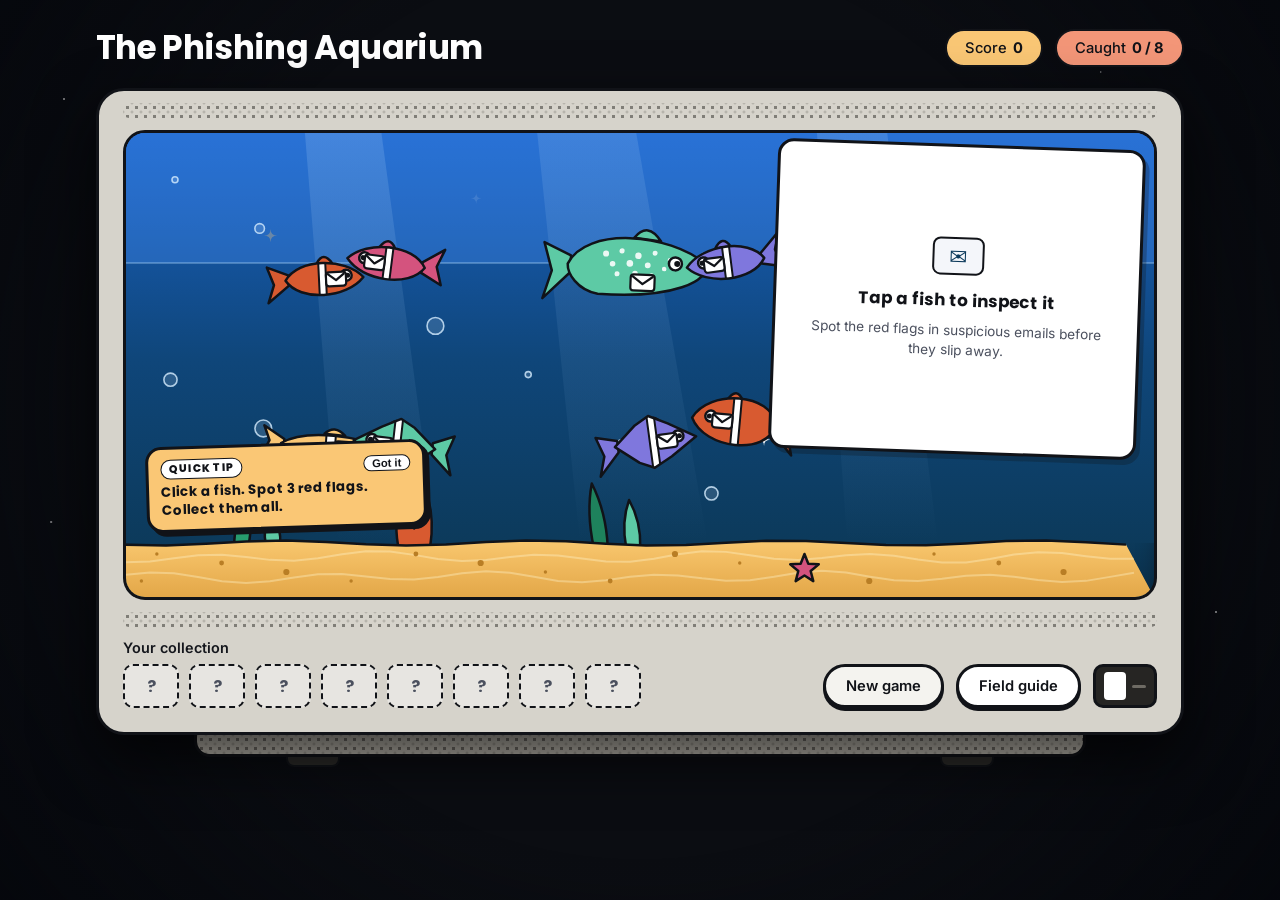
<file: index.html>
<!DOCTYPE html>
<html lang="en">
<head>
  <meta charset="UTF-8" />
  <meta name="viewport" content="width=device-width, initial-scale=1.0" />
  <title>The Phishing Aquarium — Spot Phishing Lures &amp; Collect Species</title>
  <meta name="description" content="Dive into The Phishing Aquarium, an interactive arcade game where you inspect suspicious email fish, spot 3 red flags per lure, and collect all 8 species." />
  <meta property="og:title" content="The Phishing Aquarium" />
  <meta property="og:description" content="Inspect suspicious email fish, spot 3 red flags per lure, and catch all 8 phishing species in a retro deep-ocean aquarium." />
  <meta property="og:type" content="website" />
  <link rel="icon" type="image/svg+xml" href="data:image/svg+xml,%3Csvg xmlns='http://www.w3.org/2000/svg' viewBox='0 0 64 64'%3E%3Crect width='64' height='64' rx='16' fill='%230C3A5B'/%3E%3Cpath d='M16 32 C24 18, 42 19, 50 32 C42 45, 24 46, 16 32 Z' fill='%23D85A30' stroke='%23111318' stroke-width='3.5' stroke-linejoin='round'/%3E%3Cpath d='M17 29 L7 22 L10 32 L7 42 L17 35 Z' fill='%23D85A30' stroke='%23111318' stroke-width='3.5' stroke-linejoin='round'/%3E%3Ccircle cx='42' cy='30' r='3.5' fill='%23FFFFFF' stroke='%23111318' stroke-width='2.5'/%3E%3Ccircle cx='43' cy='30' r='1.5' fill='%23111318'/%3E%3Crect x='26' y='26' width='12' height='9' rx='1.5' fill='%23FFFFFF' stroke='%23111318' stroke-width='2'/%3E%3C/svg%3E" />
  <link rel="preconnect" href="https://fonts.googleapis.com" />
  <link rel="preconnect" href="https://fonts.gstatic.com" crossorigin />
  <link href="https://fonts.googleapis.com/css2?family=Inter:wght@400;500;600;700&family=Poppins:wght@600;700;800&display=swap" rel="stylesheet" />
  <link rel="stylesheet" href="css/style.css" />
</head>
<body>
  <div class="starfield" aria-hidden="true"></div>
  <div class="vignette-overlay" aria-hidden="true"></div>
  <div id="catch-announcer" class="sr-only" aria-live="polite" aria-atomic="true"></div>

  <main class="app-shell">
    <header class="top-bar">
      <h1 class="game-title">The Phishing Aquarium</h1>
      <div class="hud-pills" aria-label="Game statistics">
        <div class="pill pill-score" aria-live="polite">
          <span>Score</span>
          <strong id="score-display">0</strong>
        </div>
        <div class="pill pill-caught" aria-live="polite">
          <span>Caught</span>
          <strong id="caught-display">0 / 8</strong>
        </div>
      </div>
    </header>

    <section class="aquarium-console" aria-label="Phishing Aquarium Console">
      <div class="console-lip stippled-band" aria-hidden="true"></div>

      <div class="tank-stage">
        <div class="tank-viewport">
          <div class="water-top-band" aria-hidden="true">
            <svg class="wave-svg" viewBox="0 0 1200 28" preserveAspectRatio="none">
              <path class="wave-path" d="M0,14 C150,24 300,4 450,14 C600,24 750,4 900,14 C1050,24 1200,4 1350,14 L1350,28 L0,28 Z" />
            </svg>
          </div>
          <canvas id="tank" width="1040" height="460" aria-label="Interactive aquarium tank with swimming email fish" tabindex="0"></canvas>
        </div>

        <aside id="inspector-card" class="inspector-card is-empty" aria-label="Email inspector" aria-live="polite">
          <div class="inspector-empty-state">
            <div class="empty-envelope-icon" aria-hidden="true">✉</div>
            <p class="empty-title">Tap a fish to inspect it</p>
            <p class="empty-sub">Spot the red flags in suspicious emails before they slip away.</p>
          </div>
        </aside>
      </div>

      <div class="console-divider stippled-band" aria-hidden="true"></div>

      <footer class="console-deck">
        <div class="collection-group">
          <span class="deck-label" id="collection-label">Your collection</span>
          <div class="collection-slots" role="list" aria-labelledby="collection-label">
            <div class="slot slot-empty" role="listitem" aria-label="Empty collection slot 1">?</div>
            <div class="slot slot-empty" role="listitem" aria-label="Empty collection slot 2">?</div>
            <div class="slot slot-empty" role="listitem" aria-label="Empty collection slot 3">?</div>
            <div class="slot slot-empty" role="listitem" aria-label="Empty collection slot 4">?</div>
            <div class="slot slot-empty" role="listitem" aria-label="Empty collection slot 5">?</div>
            <div class="slot slot-empty" role="listitem" aria-label="Empty collection slot 6">?</div>
            <div class="slot slot-empty" role="listitem" aria-label="Empty collection slot 7">?</div>
            <div class="slot slot-empty" role="listitem" aria-label="Empty collection slot 8">?</div>
          </div>
        </div>

        <div class="deck-controls">
          <a href="collection.html" class="pill-btn field-guide-btn">Field guide</a>
          <div class="power-switch" role="img" aria-label="Console power switch indicator">
            <span class="switch-rocker"></span>
            <span class="switch-line"></span>
          </div>
        </div>
      </footer>
    </section>

    <div class="console-base stippled-band" aria-hidden="true"></div>
    <div class="console-feet" aria-hidden="true">
      <span class="foot"></span>
      <span class="foot"></span>
    </div>
  </main>

  <script src="js/storage.js"></script>
  <script src="js/tank.js"></script>
  <script src="js/game.js"></script>
</body>
</html>
</file>
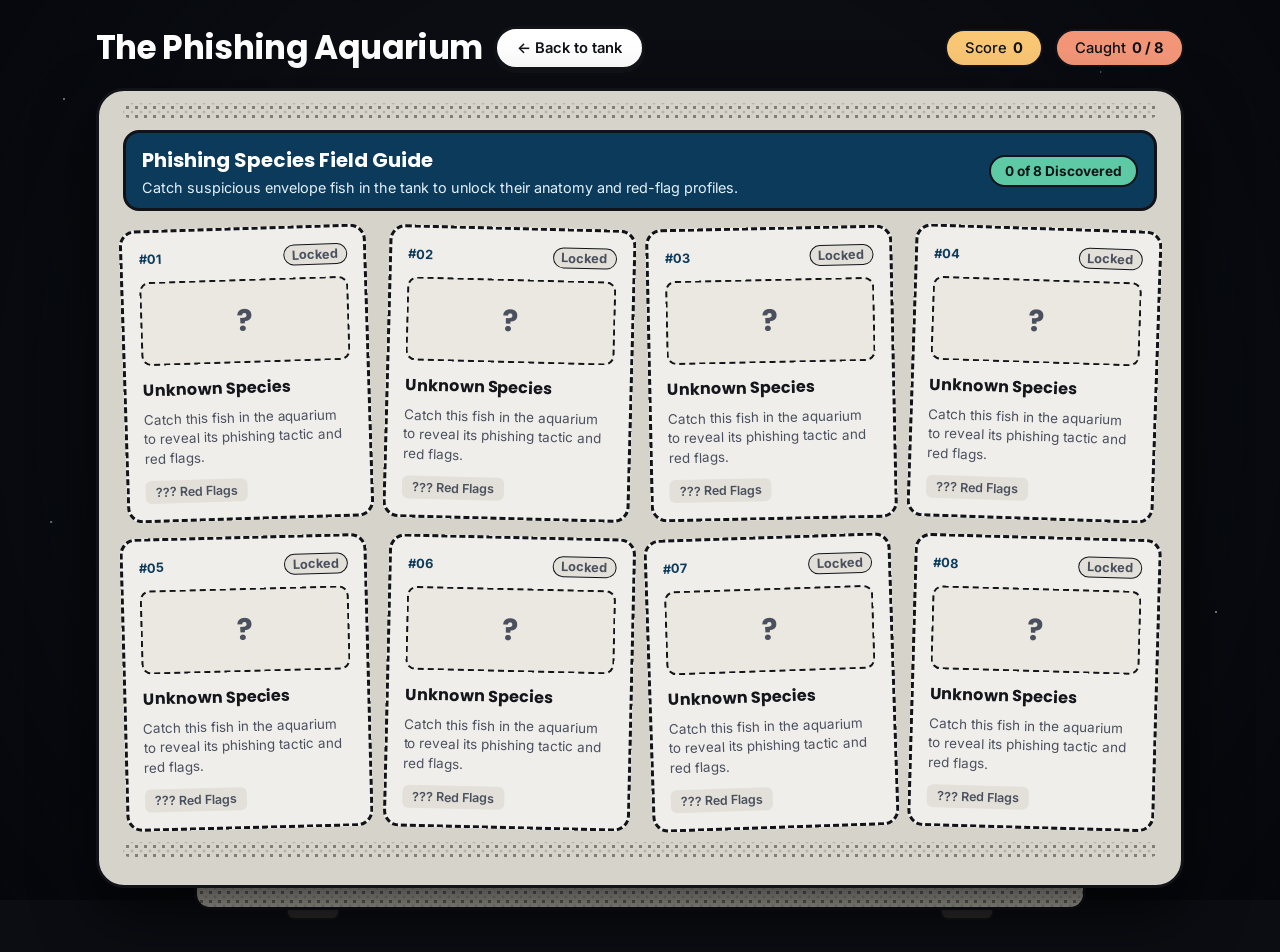
<file: collection.html>
<!DOCTYPE html>
<html lang="en">
<head>
  <meta charset="UTF-8" />
  <meta name="viewport" content="width=device-width, initial-scale=1.0" />
  <title>Field Guide &amp; Collection — The Phishing Aquarium</title>
  <meta name="description" content="Explore your caught phishing fish stickers and learn how to spot each social engineering lure in The Phishing Aquarium." />
  <meta property="og:title" content="Phishing Species Field Guide — The Phishing Aquarium" />
  <meta property="og:description" content="Collect sticker cards for all 8 phishing species and review red-flag spotting tips." />
  <meta property="og:type" content="website" />
  <link rel="icon" type="image/svg+xml" href="data:image/svg+xml,%3Csvg xmlns='http://www.w3.org/2000/svg' viewBox='0 0 64 64'%3E%3Crect width='64' height='64' rx='16' fill='%230C3A5B'/%3E%3Cpath d='M16 32 C24 18, 42 19, 50 32 C42 45, 24 46, 16 32 Z' fill='%235DCAA5' stroke='%23111318' stroke-width='3.5' stroke-linejoin='round'/%3E%3Cpath d='M17 29 L7 22 L10 32 L7 42 L17 35 Z' fill='%235DCAA5' stroke='%23111318' stroke-width='3.5' stroke-linejoin='round'/%3E%3Ccircle cx='42' cy='30' r='3.5' fill='%23FFFFFF' stroke='%23111318' stroke-width='2.5'/%3E%3Ccircle cx='43' cy='30' r='1.5' fill='%23111318'/%3E%3Crect x='26' y='26' width='12' height='9' rx='1.5' fill='%23FFFFFF' stroke='%23111318' stroke-width='2'/%3E%3C/svg%3E" />
  <link rel="preconnect" href="https://fonts.googleapis.com" />
  <link rel="preconnect" href="https://fonts.gstatic.com" crossorigin />
  <link href="https://fonts.googleapis.com/css2?family=Inter:wght@400;500;600;700&family=Poppins:wght@600;700;800&display=swap" rel="stylesheet" />
  <link rel="stylesheet" href="css/style.css" />
</head>
<body>
  <div class="starfield" aria-hidden="true"></div>
  <div class="vignette-overlay" aria-hidden="true"></div>

  <main class="app-shell">
    <header class="top-bar">
      <div class="title-cluster">
        <h1 class="game-title">The Phishing Aquarium</h1>
        <a href="index.html" class="pill-btn back-link">← Back to tank</a>
      </div>
      <div class="hud-pills" aria-label="Game statistics">
        <div class="pill pill-score" aria-live="polite">
          <span>Score</span>
          <strong id="score-display">0</strong>
        </div>
        <div class="pill pill-caught" aria-live="polite">
          <span>Caught</span>
          <strong id="caught-display">0 / 8</strong>
        </div>
      </div>
    </header>

    <section class="aquarium-console field-guide-console" aria-label="Phishing Species Field Guide">
      <div class="console-lip stippled-band" aria-hidden="true"></div>

      <div class="guide-header">
        <div>
          <h2 class="guide-heading">Phishing Species Field Guide</h2>
          <p class="guide-subtitle">Catch suspicious envelope fish in the tank to unlock their anatomy and red-flag profiles.</p>
        </div>
        <span id="guide-progress-badge" class="guide-progress-badge">0 of 8 Discovered</span>
      </div>

      <div id="species-grid" class="species-grid" role="list">
        <article class="species-card is-locked" role="listitem" aria-label="Locked species 1">
          <div class="card-top-row">
            <span class="species-number">#01</span>
            <span class="species-status">Locked</span>
          </div>
          <div class="species-silhouette locked-slot" aria-hidden="true">?</div>
          <h3 class="species-name">Unknown Species</h3>
          <p class="species-desc">Catch this fish in the aquarium to reveal its phishing tactic and red flags.</p>
          <div class="species-tags">
            <span class="flag-chip locked-chip">??? Red Flags</span>
          </div>
        </article>

        <article class="species-card is-locked" role="listitem" aria-label="Locked species 2">
          <div class="card-top-row">
            <span class="species-number">#02</span>
            <span class="species-status">Locked</span>
          </div>
          <div class="species-silhouette locked-slot" aria-hidden="true">?</div>
          <h3 class="species-name">Unknown Species</h3>
          <p class="species-desc">Catch this fish in the aquarium to reveal its phishing tactic and red flags.</p>
          <div class="species-tags">
            <span class="flag-chip locked-chip">??? Red Flags</span>
          </div>
        </article>

        <article class="species-card is-locked" role="listitem" aria-label="Locked species 3">
          <div class="card-top-row">
            <span class="species-number">#03</span>
            <span class="species-status">Locked</span>
          </div>
          <div class="species-silhouette locked-slot" aria-hidden="true">?</div>
          <h3 class="species-name">Unknown Species</h3>
          <p class="species-desc">Catch this fish in the aquarium to reveal its phishing tactic and red flags.</p>
          <div class="species-tags">
            <span class="flag-chip locked-chip">??? Red Flags</span>
          </div>
        </article>

        <article class="species-card is-locked" role="listitem" aria-label="Locked species 4">
          <div class="card-top-row">
            <span class="species-number">#04</span>
            <span class="species-status">Locked</span>
          </div>
          <div class="species-silhouette locked-slot" aria-hidden="true">?</div>
          <h3 class="species-name">Unknown Species</h3>
          <p class="species-desc">Catch this fish in the aquarium to reveal its phishing tactic and red flags.</p>
          <div class="species-tags">
            <span class="flag-chip locked-chip">??? Red Flags</span>
          </div>
        </article>

        <article class="species-card is-locked" role="listitem" aria-label="Locked species 5">
          <div class="card-top-row">
            <span class="species-number">#05</span>
            <span class="species-status">Locked</span>
          </div>
          <div class="species-silhouette locked-slot" aria-hidden="true">?</div>
          <h3 class="species-name">Unknown Species</h3>
          <p class="species-desc">Catch this fish in the aquarium to reveal its phishing tactic and red flags.</p>
          <div class="species-tags">
            <span class="flag-chip locked-chip">??? Red Flags</span>
          </div>
        </article>

        <article class="species-card is-locked" role="listitem" aria-label="Locked species 6">
          <div class="card-top-row">
            <span class="species-number">#06</span>
            <span class="species-status">Locked</span>
          </div>
          <div class="species-silhouette locked-slot" aria-hidden="true">?</div>
          <h3 class="species-name">Unknown Species</h3>
          <p class="species-desc">Catch this fish in the aquarium to reveal its phishing tactic and red flags.</p>
          <div class="species-tags">
            <span class="flag-chip locked-chip">??? Red Flags</span>
          </div>
        </article>

        <article class="species-card is-locked" role="listitem" aria-label="Locked species 7">
          <div class="card-top-row">
            <span class="species-number">#07</span>
            <span class="species-status">Locked</span>
          </div>
          <div class="species-silhouette locked-slot" aria-hidden="true">?</div>
          <h3 class="species-name">Unknown Species</h3>
          <p class="species-desc">Catch this fish in the aquarium to reveal its phishing tactic and red flags.</p>
          <div class="species-tags">
            <span class="flag-chip locked-chip">??? Red Flags</span>
          </div>
        </article>

        <article class="species-card is-locked" role="listitem" aria-label="Locked species 8">
          <div class="card-top-row">
            <span class="species-number">#08</span>
            <span class="species-status">Locked</span>
          </div>
          <div class="species-silhouette locked-slot" aria-hidden="true">?</div>
          <h3 class="species-name">Unknown Species</h3>
          <p class="species-desc">Catch this fish in the aquarium to reveal its phishing tactic and red flags.</p>
          <div class="species-tags">
            <span class="flag-chip locked-chip">??? Red Flags</span>
          </div>
        </article>
      </div>

      <div class="console-divider stippled-band" aria-hidden="true"></div>
    </section>

    <div class="console-base stippled-band" aria-hidden="true"></div>
    <div class="console-feet" aria-hidden="true">
      <span class="foot"></span>
      <span class="foot"></span>
    </div>
  </main>

  <script src="js/storage.js"></script>
  <script>
    (function renderFieldGuideStickers() {
      const FALLBACK_SPECIES = [
        { id: 'bulk-phish', name: 'Bulk Phish', type: 'Mass Blast Scam', colour: '#D85A30', shape: 'classic', difficulty: 1 },
        { id: 'spear-phish', name: 'Spear Phish', type: 'Targeted Lure', colour: '#D4537E', shape: 'classic', difficulty: 2 },
        { id: 'whale-ceo-fraud', name: 'Whale (CEO fraud)', type: 'Executive Impersonation', colour: '#5DCAA5', shape: 'round', difficulty: 3 },
        { id: 'clone-phish', name: 'Clone Phish', type: 'Duplicated Message', colour: '#7F77DD', shape: 'classic', difficulty: 2 },
        { id: 'invoice-eel', name: 'Invoice Eel', type: 'Fake Billing Lure', colour: '#FAC775', shape: 'long', difficulty: 2 },
        { id: 'delivery-dart', name: 'Delivery Dart', type: 'Package Tracking Scam', colour: '#5DCAA5', shape: 'spiky', difficulty: 1 },
        { id: 'fake-login-ray', name: 'Fake Login Ray', type: 'Credential Harvester', colour: '#7F77DD', shape: 'spiky', difficulty: 2 },
        { id: 'tech-support-crab', name: 'Tech Support Crab', type: 'IT Helpdesk Scam', colour: '#D85A30', shape: 'round', difficulty: 3 }
      ];

      function escapeHtml(str) {
        return String(str || '')
          .replace(/&/g, '&amp;')
          .replace(/</g, '&lt;')
          .replace(/>/g, '&gt;')
          .replace(/"/g, '&quot;')
          .replace(/'/g, '&#39;');
      }

      function getStickerTilt(idx) {
        const angles = [-1.8, 1.5, -1.2, 1.9, -1.5, 1.3, -1.9, 1.6];
        return angles[idx % angles.length];
      }

      function renderSpeciesArtworkSvg(species) {
        const colour = escapeHtml(species.colour || '#D85A30');
        const isWhale = species.id === 'whale-ceo-fraud' || /whale/i.test(species.name || '');
        const shape = species.shape || 'classic';

        let bodyMarkup = '';
        if (isWhale) {
          bodyMarkup = `
            <path d="M 38 42 C 52 20, 118 22, 146 38 C 154 44, 150 58, 124 62 L 62 60 C 46 58, 38 50, 38 42 Z" fill="${colour}" stroke="#111318" stroke-width="3" stroke-linejoin="round" />
            <path d="M 40 38 L 20 26 L 26 42 L 20 56 L 40 46 Z" fill="${colour}" stroke="#111318" stroke-width="3" stroke-linejoin="round" />
            <circle cx="72" cy="34" r="3" fill="#FFFFFF" />
            <circle cx="88" cy="30" r="2.6" fill="#FFFFFF" />
            <circle cx="104" cy="33" r="3.2" fill="#FFFFFF" />
            <circle cx="120" cy="36" r="2.6" fill="#FFFFFF" />
            <circle cx="80" cy="46" r="2.8" fill="#FFFFFF" />
            <circle cx="98" cy="46" r="3" fill="#FFFFFF" />
            <circle cx="114" cy="48" r="2.5" fill="#FFFFFF" />
          `;
        } else if (shape === 'long') {
          bodyMarkup = `
            <path d="M 34 42 C 56 26, 124 28, 148 42 C 124 56, 56 58, 34 42 Z" fill="${colour}" stroke="#111318" stroke-width="3" stroke-linejoin="round" />
            <path d="M 36 39 L 18 29 L 23 42 L 18 55 L 36 45 Z" fill="${colour}" stroke="#111318" stroke-width="3" stroke-linejoin="round" />
            <rect x="86" y="29" width="11" height="26" fill="#FFFFFF" stroke="#111318" stroke-width="2.2" />
          `;
        } else if (shape === 'round') {
          bodyMarkup = `
            <path d="M 42 42 C 54 18, 114 20, 134 42 C 114 64, 54 66, 42 42 Z" fill="${colour}" stroke="#111318" stroke-width="3" stroke-linejoin="round" />
            <path d="M 44 38 L 26 27 L 31 42 L 26 57 L 44 46 Z" fill="${colour}" stroke="#111318" stroke-width="3" stroke-linejoin="round" />
            <rect x="82" y="24" width="12" height="36" fill="#FFFFFF" stroke="#111318" stroke-width="2.2" />
          `;
        } else if (shape === 'spiky') {
          bodyMarkup = `
            <polygon points="40,42 64,23 80,16 102,25 136,42 102,59 80,68 64,61" fill="${colour}" stroke="#111318" stroke-width="3" stroke-linejoin="round" />
            <path d="M 42 38 L 24 27 L 29 42 L 24 57 L 42 46 Z" fill="${colour}" stroke="#111318" stroke-width="3" stroke-linejoin="round" />
            <rect x="82" y="24" width="12" height="36" fill="#FFFFFF" stroke="#111318" stroke-width="2.2" />
          `;
        } else {
          bodyMarkup = `
            <path d="M 40 42 C 58 21, 112 22, 136 42 C 112 62, 58 63, 40 42 Z" fill="${colour}" stroke="#111318" stroke-width="3" stroke-linejoin="round" />
            <path d="M 42 38 L 24 27 L 29 42 L 24 57 L 42 46 Z" fill="${colour}" stroke="#111318" stroke-width="3" stroke-linejoin="round" />
            <rect x="82" y="24" width="12" height="36" fill="#FFFFFF" stroke="#111318" stroke-width="2.2" />
          `;
        }

        const eyeX = isWhale ? 132 : 116;
        const eyeY = isWhale ? 40 : 39;
        const envX = isWhale ? 88 : 98;
        const envY = isWhale ? 38 : 34;

        return `
          <svg class="sticker-fish-svg" viewBox="0 0 170 84" width="170" height="84" aria-hidden="true">
            ${bodyMarkup}
            <circle cx="${eyeX}" cy="${eyeY}" r="6" fill="#FFFFFF" stroke="#111318" stroke-width="2.5" />
            <circle cx="${eyeX + 1.8}" cy="${eyeY}" r="2.6" fill="#111318" />
            <rect x="${envX}" y="${envY}" width="22" height="15" rx="2.5" fill="#FFFFFF" stroke="#111318" stroke-width="2.2" />
            <polyline points="${envX + 1.5},${envY + 1.5} ${envX + 11},${envY + 9} ${envX + 20.5},${envY + 1.5}" fill="none" stroke="#111318" stroke-width="2" />
          </svg>
        `;
      }

      async function loadSpecies() {
        try {
          const res = await fetch('data/phish.json');
          if (res.ok) {
            const json = await res.json();
            if (Array.isArray(json) && json.length > 0) return json;
          }
        } catch (_) {
          // Fallback when opened directly
        }
        return FALLBACK_SPECIES;
      }

      async function initGuide() {
        const gridEl = document.getElementById('species-grid');
        if (!gridEl) return;

        let saved = { score: 0, caughtIds: [] };
        if (window.Storage && typeof window.Storage.loadProgress === 'function') {
          saved = window.Storage.loadProgress();
        }

        const speciesList = await loadSpecies();
        const caughtSet = new Set(Array.isArray(saved.caughtIds) ? saved.caughtIds : []);

        const scoreEl = document.getElementById('score-display');
        const caughtEl = document.getElementById('caught-display');
        const badgeEl = document.getElementById('guide-progress-badge');

        if (scoreEl) scoreEl.textContent = Number(saved.score || 0).toLocaleString();
        if (caughtEl) caughtEl.textContent = `${caughtSet.size} / ${speciesList.length}`;
        if (badgeEl) badgeEl.textContent = `${caughtSet.size} of ${speciesList.length} Discovered`;

        gridEl.innerHTML = speciesList.slice(0, 8).map((sp, idx) => {
          const num = String(idx + 1).padStart(2, '0');
          const tilt = getStickerTilt(idx);
          const isCaught = caughtSet.has(sp.id);

          if (!isCaught) {
            return `
              <article class="species-card is-locked" role="listitem" style="--sticker-tilt: ${tilt}deg;" aria-label="Locked species ${num}">
                <div class="card-top-row">
                  <span class="species-number">#${num}</span>
                  <span class="species-status">Locked</span>
                </div>
                <div class="species-silhouette locked-slot" aria-hidden="true">?</div>
                <h3 class="species-name">Unknown Species</h3>
                <p class="species-desc">Catch this fish in the aquarium to reveal its phishing tactic and red flags.</p>
                <div class="species-tags">
                  <span class="flag-chip locked-chip">??? Red Flags</span>
                </div>
              </article>
            `;
          }

          const guide = sp.fieldGuide || {};
          const summary = guide.howItWorks || sp.type || 'Suspicious phishing lure caught in the tank.';
          const flagCount = Array.isArray(sp.redFlags) ? sp.redFlags.length : 3;

          return `
            <article class="species-card is-caught" role="listitem" style="--sticker-tilt: ${tilt}deg;" aria-label="${escapeHtml(sp.name)} sticker">
              <div class="card-top-row">
                <span class="species-number">#${num}</span>
                <span class="species-status is-caught-status">Caught</span>
              </div>
              <div class="species-silhouette is-caught-artwork">
                ${renderSpeciesArtworkSvg(sp)}
              </div>
              <h3 class="species-name">${escapeHtml(sp.name)}</h3>
              <p class="species-desc">${escapeHtml(summary)}</p>
              <div class="species-tags">
                <span class="flag-chip">${flagCount} Red Flags Spotted</span>
              </div>
            </article>
          `;
        }).join('');
      }

      if (document.readyState === 'loading') {
        document.addEventListener('DOMContentLoaded', initGuide);
      } else {
        initGuide();
      }
    })();
  </script>
</body>
</html>
</file>
<file: css/style.css>
:root {
  /* Core Palette & Deep-Ocean Theme */
  --bg-page: #0B0D12;
  --ocean-deep: #0C3A5B;
  --ocean-mid: #1659B8;
  --ocean-top-band: #2C74D8;
  --seabed-dark: #0A2E48;
  --sand-gold: #F8C66D;
  --sand-border: #111318;

  /* Retro Console Surface */
  --console-shell: #D6D3CB;
  --console-shell-dark: #C2BEB4;
  --stipple-dot: rgba(24, 22, 19, 0.45);
  --stipple-dot-alt: rgba(24, 22, 19, 0.22);
  --ink-black: #111318;
  --card-white: #FFFFFF;
  --text-primary: #14161C;
  --text-muted: #4B505E;

  /* Fish & Accent Colours */
  --accent-coral: #D85A30;
  --accent-salmon: #F39678;
  --accent-amber: #FAC775;
  --accent-teal: #5DCAA5;
  --accent-purple: #7F77DD;
  --accent-pink: #D4537E;

  /* Red Flag Highlighting */
  --flag-bg: #F7C1C1;
  --flag-text: #501313;

  /* Typography */
  --font-heading: 'Poppins', -apple-system, BlinkMacSystemFont, sans-serif;
  --font-body: 'Inter', -apple-system, BlinkMacSystemFont, sans-serif;

  /* Spacing Scale */
  --space-1: 4px;
  --space-2: 8px;
  --space-3: 12px;
  --space-4: 16px;
  --space-5: 24px;
  --space-6: 32px;

  /* Radii & Outlines */
  --radius-sm: 10px;
  --radius-md: 16px;
  --radius-lg: 22px;
  --radius-xl: 28px;
  --radius-pill: 999px;
  --outline-thick: 3px;
  --outline-medium: 2.5px;
  --shadow-sticker: 4px 5px 0px rgba(17, 19, 24, 0.28);
  --shadow-console: 0 24px 60px rgba(0, 0, 0, 0.72);
}

*,
*::before,
*::after {
  box-sizing: border-box;
}

html,
body {
  margin: 0;
  padding: 0;
  min-height: 100%;
  background-color: var(--bg-page);
  color: #FFFFFF;
  font-family: var(--font-body);
  -webkit-font-smoothing: antialiased;
}

.sr-only {
  position: absolute;
  width: 1px;
  height: 1px;
  padding: 0;
  margin: -1px;
  overflow: hidden;
  clip: rect(0, 0, 0, 0);
  white-space: nowrap;
  border: 0;
}

.starfield {
  position: fixed;
  inset: 0;
  pointer-events: none;
  background-image:
    radial-gradient(1.5px 1.5px at 5% 11%, rgba(255, 255, 255, 0.68) 50%, transparent 100%),
    radial-gradient(1.5px 1.5px at 92% 17%, rgba(255, 255, 255, 0.62) 50%, transparent 100%),
    radial-gradient(1.5px 1.5px at 4% 58%, rgba(255, 255, 255, 0.58) 50%, transparent 100%),
    radial-gradient(1.5px 1.5px at 95% 68%, rgba(255, 255, 255, 0.68) 50%, transparent 100%),
    radial-gradient(1px 1px at 86% 8%, rgba(255, 255, 255, 0.45) 50%, transparent 100%);
  z-index: 0;
}

.vignette-overlay {
  position: fixed;
  inset: 0;
  pointer-events: none;
  background: radial-gradient(circle at 50% 45%, transparent 56%, rgba(3, 5, 10, 0.72) 100%);
  z-index: 1;
}

.app-shell {
  position: relative;
  z-index: 2;
  width: 100%;
  max-width: 1120px;
  margin: 0 auto;
  padding: var(--space-5) var(--space-4) var(--space-6);
}

.top-bar {
  display: flex;
  flex-wrap: wrap;
  align-items: center;
  justify-content: space-between;
  gap: var(--space-3);
  margin-bottom: var(--space-4);
}

.title-cluster {
  display: flex;
  flex-wrap: wrap;
  align-items: center;
  gap: var(--space-3);
}

.game-title {
  margin: 0;
  font-family: var(--font-heading);
  font-size: clamp(1.35rem, 3vw, 2.05rem);
  font-weight: 700;
  letter-spacing: -0.02em;
  color: #FFFFFF;
}

.hud-pills {
  display: flex;
  align-items: center;
  gap: var(--space-3);
}

.pill {
  display: inline-flex;
  align-items: center;
  gap: 6px;
  padding: 8px 18px;
  border-radius: var(--radius-pill);
  font-family: var(--font-body);
  font-size: 0.92rem;
  font-weight: 500;
  color: var(--ink-black);
  border: var(--outline-medium) solid var(--ink-black);
}

.pill strong {
  font-weight: 700;
}

.pill-score {
  background-color: var(--accent-amber);
}

.pill-caught {
  background-color: var(--accent-salmon);
}

.aquarium-console {
  background-color: var(--console-shell);
  color: var(--text-primary);
  border: var(--outline-thick) solid var(--ink-black);
  border-radius: var(--radius-xl);
  padding: var(--space-3) var(--space-5) var(--space-5);
  box-shadow: var(--shadow-console);
  position: relative;
}

.stippled-band {
  height: 15px;
  width: 100%;
  border-radius: 6px;
  background-image:
    radial-gradient(var(--stipple-dot) 1.7px, transparent 1.8px),
    radial-gradient(var(--stipple-dot-alt) 1.25px, transparent 1.3px);
  background-size: 9px 9px, 9px 9px;
  background-position: 0 0, 4.5px 4.5px;
}

.console-lip {
  margin-bottom: var(--space-3);
}

.console-divider {
  margin: var(--space-3) 0;
}

.tank-stage {
  position: relative;
  width: 100%;
}

.tank-viewport {
  position: relative;
  width: 100%;
  height: 470px;
  border: var(--outline-thick) solid var(--ink-black);
  border-radius: var(--radius-lg);
  overflow: hidden;
  background: linear-gradient(180deg, var(--ocean-mid) 0%, var(--ocean-deep) 88%, var(--seabed-dark) 100%);
  box-shadow: inset 0 6px 18px rgba(0, 0, 0, 0.25);
}

.water-top-band {
  position: absolute;
  top: 0;
  left: 0;
  right: 0;
  height: 31%;
  background: linear-gradient(180deg, rgba(66, 139, 245, 0.65) 0%, rgba(44, 116, 216, 0.52) 100%);
  border-bottom: 2px solid rgba(135, 190, 255, 0.28);
  pointer-events: none;
  z-index: 1;
}

.wave-svg {
  position: absolute;
  bottom: -2px;
  left: 0;
  width: 200%;
  height: 22px;
  animation: waveShift 9s linear infinite;
}

.wave-path {
  fill: rgba(22, 89, 184, 0.45);
  stroke: rgba(186, 222, 255, 0.45);
  stroke-width: 2;
}

@keyframes waveShift {
  0% {
    transform: translateX(0);
  }
  100% {
    transform: translateX(-50%);
  }
}

#tank {
  position: relative;
  z-index: 2;
  display: block;
  width: 100%;
  height: 100%;
  cursor: pointer;
}

#tank:focus-visible,
.pill-btn:focus-visible,
.species-card:focus-visible,
.mail-word:focus-visible,
.mail-action-link:focus-visible,
.hint-btn:focus-visible,
.onboarding-dismiss-btn:focus-visible {
  outline: 3px solid var(--accent-teal);
  outline-offset: 2px;
}

.catch-toast {
  position: absolute;
  top: 16px;
  left: 50%;
  transform: translate(-50%, -12px);
  z-index: 5;
  padding: 8px 18px;
  background-color: var(--accent-teal);
  color: var(--ink-black);
  border: var(--outline-medium) solid var(--ink-black);
  border-radius: var(--radius-pill);
  font-family: var(--font-heading);
  font-size: 0.86rem;
  font-weight: 700;
  box-shadow: 0 4px 0 var(--ink-black);
  opacity: 0;
  pointer-events: none;
  white-space: nowrap;
  transition: opacity 0.2s ease, transform 0.2s ease;
}

.catch-toast.is-visible {
  opacity: 1;
  transform: translate(-50%, 0);
}

/* First-Visit Onboarding Sticker */
.onboarding-sticker {
  position: absolute;
  bottom: 68px;
  left: 20px;
  z-index: 5;
  max-width: 280px;
  background-color: var(--accent-amber);
  color: var(--ink-black);
  border: var(--outline-thick) solid var(--ink-black);
  border-radius: var(--radius-md);
  padding: 10px 12px;
  box-shadow: 4px 4px 0 var(--ink-black);
  transform: rotate(-1.8deg);
  animation: stickerPop 0.34s cubic-bezier(0.22, 1.38, 0.36, 1) both;
}

.onboarding-sticker-top {
  display: flex;
  align-items: center;
  justify-content: space-between;
  gap: 8px;
  margin-bottom: 4px;
}

.onboarding-tag {
  font-family: var(--font-heading);
  font-size: 0.68rem;
  font-weight: 800;
  letter-spacing: 0.04em;
  text-transform: uppercase;
  padding: 1px 7px;
  border-radius: var(--radius-pill);
  background-color: var(--card-white);
  border: 1.5px solid var(--ink-black);
}

.onboarding-dismiss-btn {
  border: 1.5px solid var(--ink-black);
  background-color: var(--card-white);
  color: var(--ink-black);
  border-radius: var(--radius-pill);
  padding: 1px 8px;
  font-size: 0.7rem;
  font-weight: 700;
  cursor: pointer;
}

.onboarding-dismiss-btn:hover {
  background-color: var(--accent-teal);
}

.onboarding-text {
  margin: 0;
  font-family: var(--font-heading);
  font-size: 0.84rem;
  font-weight: 700;
  line-height: 1.35;
}

/* Overlaid Email Inspector Sticker (Internally Scrollable) */
.inspector-card {
  position: absolute;
  top: 14px;
  right: 16px;
  z-index: 4;
  width: 368px;
  max-height: 442px;
  overflow-y: auto;
  background-color: var(--card-white);
  color: var(--text-primary);
  border: var(--outline-thick) solid var(--ink-black);
  border-radius: var(--radius-md);
  padding: 13px;
  box-shadow: var(--shadow-sticker);
  transform: rotate(1.2deg);
  transition: transform 0.2s ease, box-shadow 0.2s ease;
  display: flex;
  flex-direction: column;
  gap: 9px;
}

.inspector-card.is-empty {
  min-height: 310px;
  justify-content: center;
  transform: rotate(2deg);
}

.inspector-card.is-popping {
  animation: inspectorBounce 0.36s cubic-bezier(0.22, 1.38, 0.36, 1);
}

@keyframes inspectorBounce {
  0% {
    transform: rotate(1.2deg) scale(0.93);
  }
  65% {
    transform: rotate(1.2deg) scale(1.025);
  }
  100% {
    transform: rotate(1.2deg) scale(1);
  }
}

@keyframes stickerPop {
  0% {
    opacity: 0;
    transform: rotate(-1.8deg) scale(0.86);
  }
  70% {
    opacity: 1;
    transform: rotate(-1.8deg) scale(1.03);
  }
  100% {
    opacity: 1;
    transform: rotate(-1.8deg) scale(1);
  }
}

.inspector-empty-state {
  text-align: center;
  padding: var(--space-3) var(--space-2);
}

.empty-envelope-icon {
  display: inline-flex;
  align-items: center;
  justify-content: center;
  width: 52px;
  height: 38px;
  margin-bottom: var(--space-3);
  border: var(--outline-medium) solid var(--ink-black);
  border-radius: 8px;
  background-color: #F4F6FA;
  font-size: 1.35rem;
  color: var(--ocean-deep);
}

.empty-title {
  margin: 0 0 var(--space-2);
  font-family: var(--font-heading);
  font-size: 1.05rem;
  font-weight: 700;
  color: var(--ink-black);
}

.empty-sub {
  margin: 0;
  font-size: 0.85rem;
  line-height: 1.45;
  color: var(--text-muted);
}

.inspector-head {
  display: flex;
  align-items: center;
  justify-content: space-between;
  gap: 8px;
}

.inspector-species-meta {
  display: flex;
  align-items: center;
  gap: 8px;
  min-width: 0;
}

.species-dot {
  width: 14px;
  height: 14px;
  border-radius: 50%;
  border: 2px solid var(--ink-black);
  flex-shrink: 0;
}

.inspector-species-name {
  font-family: var(--font-heading);
  font-size: 0.94rem;
  font-weight: 700;
  color: var(--ink-black);
  white-space: nowrap;
  overflow: hidden;
  text-overflow: ellipsis;
}

.hint-btn {
  padding: 5px 12px;
  border-radius: var(--radius-pill);
  border: 2px solid var(--ink-black);
  background-color: var(--accent-amber);
  color: var(--ink-black);
  font-family: var(--font-body);
  font-size: 0.75rem;
  font-weight: 700;
  box-shadow: 0 2px 0 var(--ink-black);
  cursor: pointer;
  flex-shrink: 0;
  transition: transform 0.14s ease, box-shadow 0.14s ease, background-color 0.14s ease;
}

.hint-btn:hover:not(:disabled) {
  background-color: #F5B856;
  transform: translateY(-2px);
  box-shadow: 0 4px 0 var(--ink-black);
}

.hint-btn:active:not(:disabled) {
  transform: translateY(1px);
  box-shadow: 0 1px 0 var(--ink-black);
}

.hint-btn:disabled {
  opacity: 0.52;
  cursor: not-allowed;
}

.flag-progress-wrap {
  display: flex;
  align-items: center;
  justify-content: space-between;
  gap: 10px;
}

.flag-progress-bars {
  display: grid;
  grid-template-columns: repeat(3, 1fr);
  gap: 6px;
  flex: 1;
}

.flag-seg {
  height: 9px;
  border-radius: 999px;
  background-color: #E5E7EB;
  border: 1.5px solid var(--ink-black);
  transition: background-color 0.2s ease, transform 0.2s ease;
}

.flag-seg.is-filled {
  background-color: var(--accent-coral);
  transform: scaleY(1.1);
}

.flag-progress-label {
  font-size: 0.75rem;
  font-weight: 700;
  color: var(--text-primary);
  white-space: nowrap;
}

/* Mail Client Viewer */
.email-sheet {
  background-color: #FAFBFD;
  border: 2px solid var(--ink-black);
  border-radius: var(--radius-sm);
  padding: 10px 11px;
  font-size: 0.79rem;
  line-height: 1.52;
  color: var(--text-primary);
}

.mail-headers {
  padding-bottom: 7px;
  margin-bottom: 7px;
  border-bottom: 1.5px solid #D8DCE6;
  display: flex;
  flex-direction: column;
  gap: 3px;
}

.mail-header-row {
  display: flex;
  align-items: baseline;
  gap: 6px;
  font-size: 0.76rem;
  line-height: 1.4;
}

.mail-header-key {
  font-weight: 700;
  color: var(--text-muted);
  min-width: 52px;
  flex-shrink: 0;
}

.mail-header-val {
  color: var(--text-primary);
  word-break: break-word;
}

.mail-from-name {
  font-weight: 600;
}

.mail-from-addr {
  color: var(--text-muted);
  font-size: 0.73rem;
}

.mail-date {
  color: var(--text-muted);
  font-size: 0.72rem;
}

.mail-subject {
  font-weight: 700;
  color: var(--ink-black);
}

.mail-body-container {
  display: flex;
  flex-direction: column;
  gap: 7px;
}

.mail-para {
  margin: 0;
}

.mail-attachment-row {
  margin-top: 8px;
  padding-top: 7px;
  border-top: 1px dashed #CBD2DF;
  display: flex;
  align-items: center;
  flex-wrap: wrap;
  gap: 6px;
  font-size: 0.74rem;
}

.mail-attachment-label {
  font-weight: 700;
  color: var(--text-muted);
}

.mail-attachment-chip {
  display: inline-flex;
  align-items: center;
  gap: 4px;
  padding: 2px 8px;
  border-radius: 6px;
  background-color: #EEF1F6;
  border: 1px solid #9AA3B5;
  color: var(--text-primary);
  font-size: 0.73rem;
}

.mail-link-wrap {
  margin-top: 9px;
}

.mail-action-link {
  display: inline-block;
  padding: 5px 12px;
  border-radius: 6px;
  border: 1.5px solid #1E40AF;
  background-color: #EFF6FF;
  color: #1E3A8A;
  font-family: var(--font-body);
  font-size: 0.77rem;
  font-weight: 600;
  cursor: pointer;
  transition: background-color 0.14s ease, transform 0.14s ease;
}

.mail-action-link:hover {
  background-color: #DBEAFE;
  transform: translateY(-1px);
}

.mail-signature {
  margin-top: 9px;
  padding-top: 7px;
  border-top: 1px dashed #CBD2DF;
  font-size: 0.75rem;
  color: var(--text-primary);
}

.mail-footer {
  margin-top: 8px;
  font-size: 0.69rem;
  line-height: 1.35;
  color: #6B7280;
}

.mail-url-status {
  margin-top: 8px;
  padding: 5px 8px;
  border-radius: 6px;
  background-color: #ECEFF4;
  border: 1px solid #C6CDD8;
  font-family: ui-monospace, SFMono-Regular, Menlo, Monaco, Consolas, monospace;
  font-size: 0.68rem;
  color: #2D3340;
  word-break: break-all;
}

/* Word-by-word clickable spans: normal text until hover or found */
.mail-word {
  display: inline;
  padding: 0 1px;
  border-radius: 3px;
  background: transparent;
  color: inherit;
  font: inherit;
  cursor: pointer;
  text-decoration: none;
  transition: background-color 0.12s ease, text-decoration-color 0.12s ease;
}

.mail-word:hover {
  text-decoration: underline;
  text-decoration-thickness: 1.5px;
  text-underline-offset: 2px;
}

.mail-word.is-wrong-tried {
  color: #6B7280;
  cursor: default;
}

.mail-word.is-wrong-tried:hover {
  text-decoration: none;
}

.mail-word.is-word-shaking {
  color: #991B1B;
  animation: wordShake 0.3s ease;
}

@keyframes wordShake {
  0%, 100% { transform: translateX(0); display: inline-block; }
  25% { transform: translateX(-4px); display: inline-block; }
  50% { transform: translateX(4px); display: inline-block; }
  75% { transform: translateX(-2px); display: inline-block; }
}

.mail-word.is-hint-target {
  background-color: rgba(250, 199, 117, 0.45);
  border-bottom: 2px dashed #B45309;
}

.mail-flag-found {
  display: inline;
  padding: 1px 4px;
  border-radius: 4px;
  background-color: #F7C1C1;
  color: #501313;
  font-weight: 700;
  border: 1.5px solid #501313;
}

.mail-flag-found.is-stamped {
  animation: flagStamp 0.28s cubic-bezier(0.2, 1.45, 0.35, 1) both;
}

@keyframes flagStamp {
  0% {
    transform: scale(1.2);
  }
  70% {
    transform: scale(0.96);
  }
  100% {
    transform: scale(1);
  }
}

.flag-explanation-card {
  background-color: #F7C1C1;
  color: #501313;
  border: 2px solid var(--ink-black);
  border-radius: var(--radius-sm);
  padding: 8px 10px;
  animation: flagStamp 0.24s ease-out;
}

.flag-explanation-card.is-wrong-note {
  background-color: #F3F4F6;
  color: #1F2937;
}

.explanation-badge {
  display: inline-block;
  font-size: 0.67rem;
  font-weight: 700;
  text-transform: uppercase;
  letter-spacing: 0.04em;
  padding: 1px 7px;
  border-radius: var(--radius-pill);
  background-color: var(--card-white);
  color: #501313;
  border: 1.5px solid #501313;
  margin-bottom: 3px;
}

.flag-explanation-card.is-wrong-note .explanation-badge {
  color: #374151;
  border-color: #4B5563;
}

.explanation-text {
  margin: 0;
  font-size: 0.77rem;
  line-height: 1.4;
  font-weight: 500;
}

.inspector-hint-copy {
  margin: 0;
  font-size: 0.74rem;
  color: var(--text-muted);
  text-align: center;
}

/* Bottom Deck: Collection Strip & Controls */
.console-deck {
  display: flex;
  flex-wrap: wrap;
  align-items: flex-end;
  justify-content: space-between;
  gap: var(--space-4);
}

.collection-group {
  display: flex;
  flex-direction: column;
  gap: var(--space-2);
}

.deck-label {
  font-size: 0.9rem;
  font-weight: 600;
  color: var(--text-primary);
}

.collection-slots {
  display: flex;
  flex-wrap: wrap;
  gap: 10px;
}

.slot {
  width: 56px;
  height: 44px;
  border-radius: var(--radius-sm);
  display: inline-flex;
  align-items: center;
  justify-content: center;
  font-family: var(--font-heading);
  font-weight: 700;
  font-size: 1rem;
  user-select: none;
}

.slot-empty {
  border: var(--outline-medium) dashed var(--ink-black);
  background-color: rgba(255, 255, 255, 0.42);
  color: var(--text-muted);
}

.slot-caught {
  border: var(--outline-medium) solid var(--ink-black);
  color: var(--ink-black);
  box-shadow: 0 2px 0 var(--ink-black);
  animation: flagStamp 0.28s ease-out;
}

.slot-envelope {
  display: inline-flex;
  align-items: center;
  justify-content: center;
  width: 26px;
  height: 19px;
  background-color: var(--card-white);
  border: 2px solid var(--ink-black);
  border-radius: 4px;
  font-size: 0.78rem;
}

.deck-controls {
  display: flex;
  flex-wrap: wrap;
  align-items: center;
  gap: var(--space-3);
  margin-left: auto;
}

.pill-btn {
  display: inline-flex;
  align-items: center;
  justify-content: center;
  padding: 10px 20px;
  background-color: var(--card-white);
  color: var(--ink-black);
  text-decoration: none;
  font-family: var(--font-body);
  font-weight: 600;
  font-size: 0.92rem;
  border: var(--outline-thick) solid var(--ink-black);
  border-radius: var(--radius-pill);
  box-shadow: 0 3px 0 var(--ink-black);
  cursor: pointer;
  transition: transform 0.14s ease, box-shadow 0.14s ease, background-color 0.14s ease;
}

.pill-btn:hover {
  background-color: var(--accent-amber);
  transform: translateY(-2px);
  box-shadow: 0 5px 0 var(--ink-black);
}

.pill-btn:active {
  transform: translateY(1px);
  box-shadow: 0 1px 0 var(--ink-black);
}

.new-game-btn {
  background-color: #F4F3EF;
}

.power-switch {
  width: 64px;
  height: 44px;
  background-color: #262523;
  border: var(--outline-thick) solid var(--ink-black);
  border-radius: var(--radius-sm);
  padding: 5px 8px;
  display: flex;
  align-items: center;
  justify-content: space-between;
}

.switch-rocker {
  width: 22px;
  height: 28px;
  background-color: var(--card-white);
  border-radius: 4px;
}

.switch-line {
  width: 14px;
  height: 3px;
  background-color: #6E6B64;
  border-radius: 2px;
}

.console-base {
  width: 82%;
  height: 22px;
  margin: 0 auto;
  background-color: var(--console-shell-dark);
  border: var(--outline-thick) solid var(--ink-black);
  border-top: none;
  border-radius: 0 0 var(--radius-md) var(--radius-md);
}

.console-feet {
  width: 68%;
  margin: 0 auto;
  display: flex;
  justify-content: space-between;
  padding: 0 var(--space-4);
}

.foot {
  width: 54px;
  height: 10px;
  background-color: #2B2A28;
  border: 2.5px solid var(--ink-black);
  border-top: none;
  border-radius: 0 0 8px 8px;
}

/* Tank Cleared Full-Screen Results Modal */
.cleared-modal-backdrop {
  position: fixed;
  inset: 0;
  z-index: 50;
  background-color: rgba(8, 13, 22, 0.82);
  display: flex;
  align-items: center;
  justify-content: center;
  padding: var(--space-4);
}

.cleared-modal-card {
  width: 100%;
  max-width: 480px;
  background-color: var(--card-white);
  color: var(--text-primary);
  border: var(--outline-thick) solid var(--ink-black);
  border-radius: var(--radius-lg);
  padding: var(--space-5);
  box-shadow: 8px 10px 0 var(--ink-black);
  text-align: center;
  animation: flagStamp 0.3s ease-out;
}

.cleared-badge {
  display: inline-block;
  padding: 4px 12px;
  border-radius: var(--radius-pill);
  background-color: var(--accent-teal);
  color: var(--ink-black);
  border: 2px solid var(--ink-black);
  font-size: 0.75rem;
  font-weight: 700;
  letter-spacing: 0.04em;
  margin-bottom: var(--space-2);
}

.cleared-title {
  margin: 0 0 6px;
  font-family: var(--font-heading);
  font-size: 1.85rem;
  font-weight: 800;
  color: var(--ink-black);
}

.cleared-rank-line {
  margin: 0 0 var(--space-4);
  font-size: 0.98rem;
  color: var(--text-muted);
}

.cleared-rank {
  color: var(--ocean-deep);
  font-family: var(--font-heading);
}

.cleared-stats-grid {
  display: grid;
  grid-template-columns: repeat(2, 1fr);
  gap: 10px;
  margin-bottom: var(--space-5);
}

.cleared-stat {
  background-color: #F4F5F8;
  border: 2px solid var(--ink-black);
  border-radius: var(--radius-sm);
  padding: 10px 12px;
}

.cleared-stat-label {
  display: block;
  font-size: 0.75rem;
  font-weight: 600;
  color: var(--text-muted);
  margin-bottom: 2px;
}

.cleared-stat-value {
  font-family: var(--font-heading);
  font-size: 1.15rem;
  font-weight: 700;
  color: var(--ink-black);
}

.cleared-actions {
  display: flex;
  flex-wrap: wrap;
  justify-content: center;
  gap: var(--space-3);
}

.cleared-play-btn {
  background-color: var(--accent-teal);
}

/* Collection & Field Guide Sticker Cards */
.field-guide-console {
  padding-bottom: var(--space-4);
}

.guide-header {
  display: flex;
  flex-wrap: wrap;
  align-items: center;
  justify-content: space-between;
  gap: var(--space-3);
  margin-bottom: var(--space-4);
  padding: var(--space-3) var(--space-4);
  background-color: var(--ocean-deep);
  color: #FFFFFF;
  border: var(--outline-thick) solid var(--ink-black);
  border-radius: var(--radius-md);
}

.guide-heading {
  margin: 0 0 4px;
  font-family: var(--font-heading);
  font-size: 1.25rem;
  font-weight: 700;
}

.guide-subtitle {
  margin: 0;
  font-size: 0.9rem;
  color: #E2F1FC;
}

.guide-progress-badge {
  padding: 6px 14px;
  background-color: var(--accent-teal);
  color: var(--ink-black);
  font-weight: 700;
  font-size: 0.85rem;
  border: var(--outline-medium) solid var(--ink-black);
  border-radius: var(--radius-pill);
}

.species-grid {
  display: grid;
  grid-template-columns: repeat(4, 1fr);
  gap: var(--space-4);
}

.species-card {
  --sticker-tilt: 0deg;
  background-color: var(--card-white);
  color: var(--text-primary);
  border: var(--outline-thick) solid var(--ink-black);
  border-radius: var(--radius-md);
  padding: var(--space-4);
  box-shadow: var(--shadow-sticker);
  display: flex;
  flex-direction: column;
  gap: var(--space-2);
  transform: rotate(var(--sticker-tilt));
  transition: transform 0.18s ease, box-shadow 0.18s ease;
}

.species-card:hover {
  transform: rotate(0deg) translateY(-2px);
  box-shadow: 5px 7px 0px rgba(17, 19, 24, 0.34);
}

.species-card.is-locked {
  background-color: rgba(255, 255, 255, 0.62);
  border: var(--outline-thick) dashed var(--ink-black);
  box-shadow: none;
}

.card-top-row {
  display: flex;
  align-items: center;
  justify-content: space-between;
  font-size: 0.8rem;
  font-weight: 700;
}

.species-number {
  color: var(--ocean-deep);
}

.species-status {
  padding: 2px 8px;
  border-radius: var(--radius-pill);
  background-color: #E2E0D8;
  color: var(--text-muted);
  border: 1.5px solid var(--ink-black);
}

.species-status.is-caught-status {
  background-color: var(--accent-teal);
  color: var(--ink-black);
}

.species-silhouette {
  height: 84px;
  margin: var(--space-1) 0;
  border-radius: var(--radius-sm);
  display: flex;
  align-items: center;
  justify-content: center;
}

.species-silhouette.locked-slot {
  border: var(--outline-medium) dashed var(--ink-black);
  background-color: #EAE8E0;
  font-family: var(--font-heading);
  font-size: 1.85rem;
  font-weight: 700;
  color: var(--text-muted);
}

.species-silhouette.is-caught-artwork {
  background-color: #F4F7FC;
  border: 2px solid var(--ink-black);
}

.sticker-fish-svg {
  max-width: 100%;
  height: auto;
  display: block;
}

.species-name {
  margin: 0;
  font-family: var(--font-heading);
  font-size: 1rem;
  font-weight: 700;
}

.species-desc {
  margin: 0;
  font-size: 0.84rem;
  line-height: 1.45;
  color: var(--text-muted);
  flex-grow: 1;
}

.species-tags {
  margin-top: var(--space-1);
}

.flag-chip {
  display: inline-block;
  padding: 4px 10px;
  border-radius: 6px;
  font-size: 0.78rem;
  font-weight: 600;
  background-color: var(--flag-bg);
  color: var(--flag-text);
}

.flag-chip.locked-chip {
  background-color: #E2E0D8;
  color: var(--text-muted);
}

/* Responsive Breakpoints (Down to 360px) */
@media (max-width: 960px) {
  .species-grid {
    grid-template-columns: repeat(2, 1fr);
  }
}

@media (max-width: 768px) {
  .aquarium-console {
    padding: var(--space-3);
    border-radius: var(--radius-lg);
  }

  .tank-viewport {
    height: 300px;
  }

  .onboarding-sticker {
    bottom: 60px;
    left: 12px;
    max-width: 230px;
  }

  .inspector-card {
    position: static;
    width: 100%;
    max-height: 390px;
    overflow-y: auto;
    min-height: 150px;
    margin-top: var(--space-3);
    transform: rotate(0deg);
  }

  .inspector-card.is-popping {
    animation: none;
  }

  .slot {
    width: 44px;
    height: 38px;
    font-size: 0.9rem;
  }

  .deck-controls {
    width: 100%;
    justify-content: space-between;
  }
}

@media (max-width: 480px) {
  .app-shell {
    padding: var(--space-3) var(--space-2) var(--space-5);
  }

  .pill {
    padding: 6px 12px;
    font-size: 0.84rem;
  }

  .species-grid {
    grid-template-columns: 1fr;
  }

  .collection-slots {
    gap: 6px;
  }

  .slot {
    width: 36px;
    height: 34px;
  }
}

/* Accessibility: Reduced Motion */
@media (prefers-reduced-motion: reduce) {
  .wave-svg,
  .mail-word.is-word-shaking,
  .mail-flag-found.is-stamped,
  .inspector-card.is-popping,
  .onboarding-sticker,
  .slot-caught,
  .cleared-modal-card {
    animation: none;
  }

  .inspector-card,
  .species-card,
  .pill-btn,
  .hint-btn,
  .mail-word,
  .mail-action-link,
  .flag-seg,
  .catch-toast {
    transition: none;
  }
}
</file>
